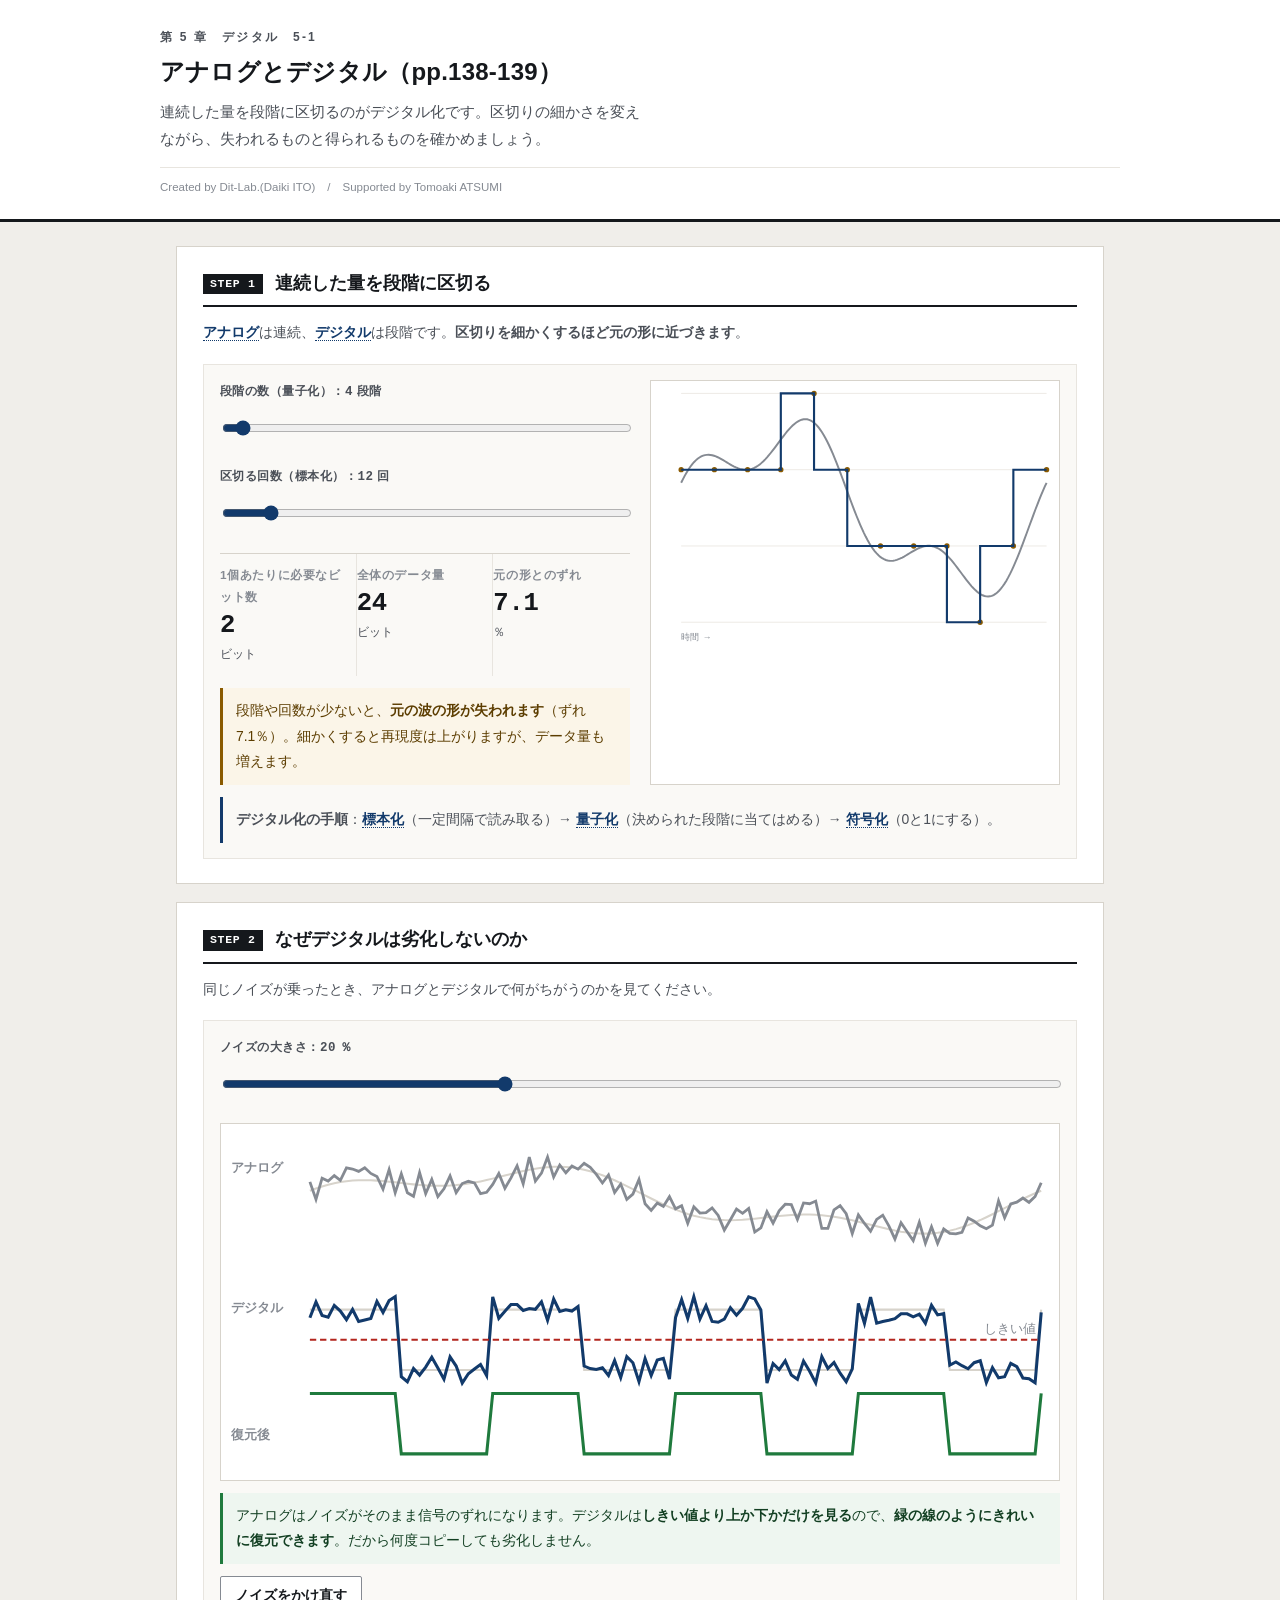
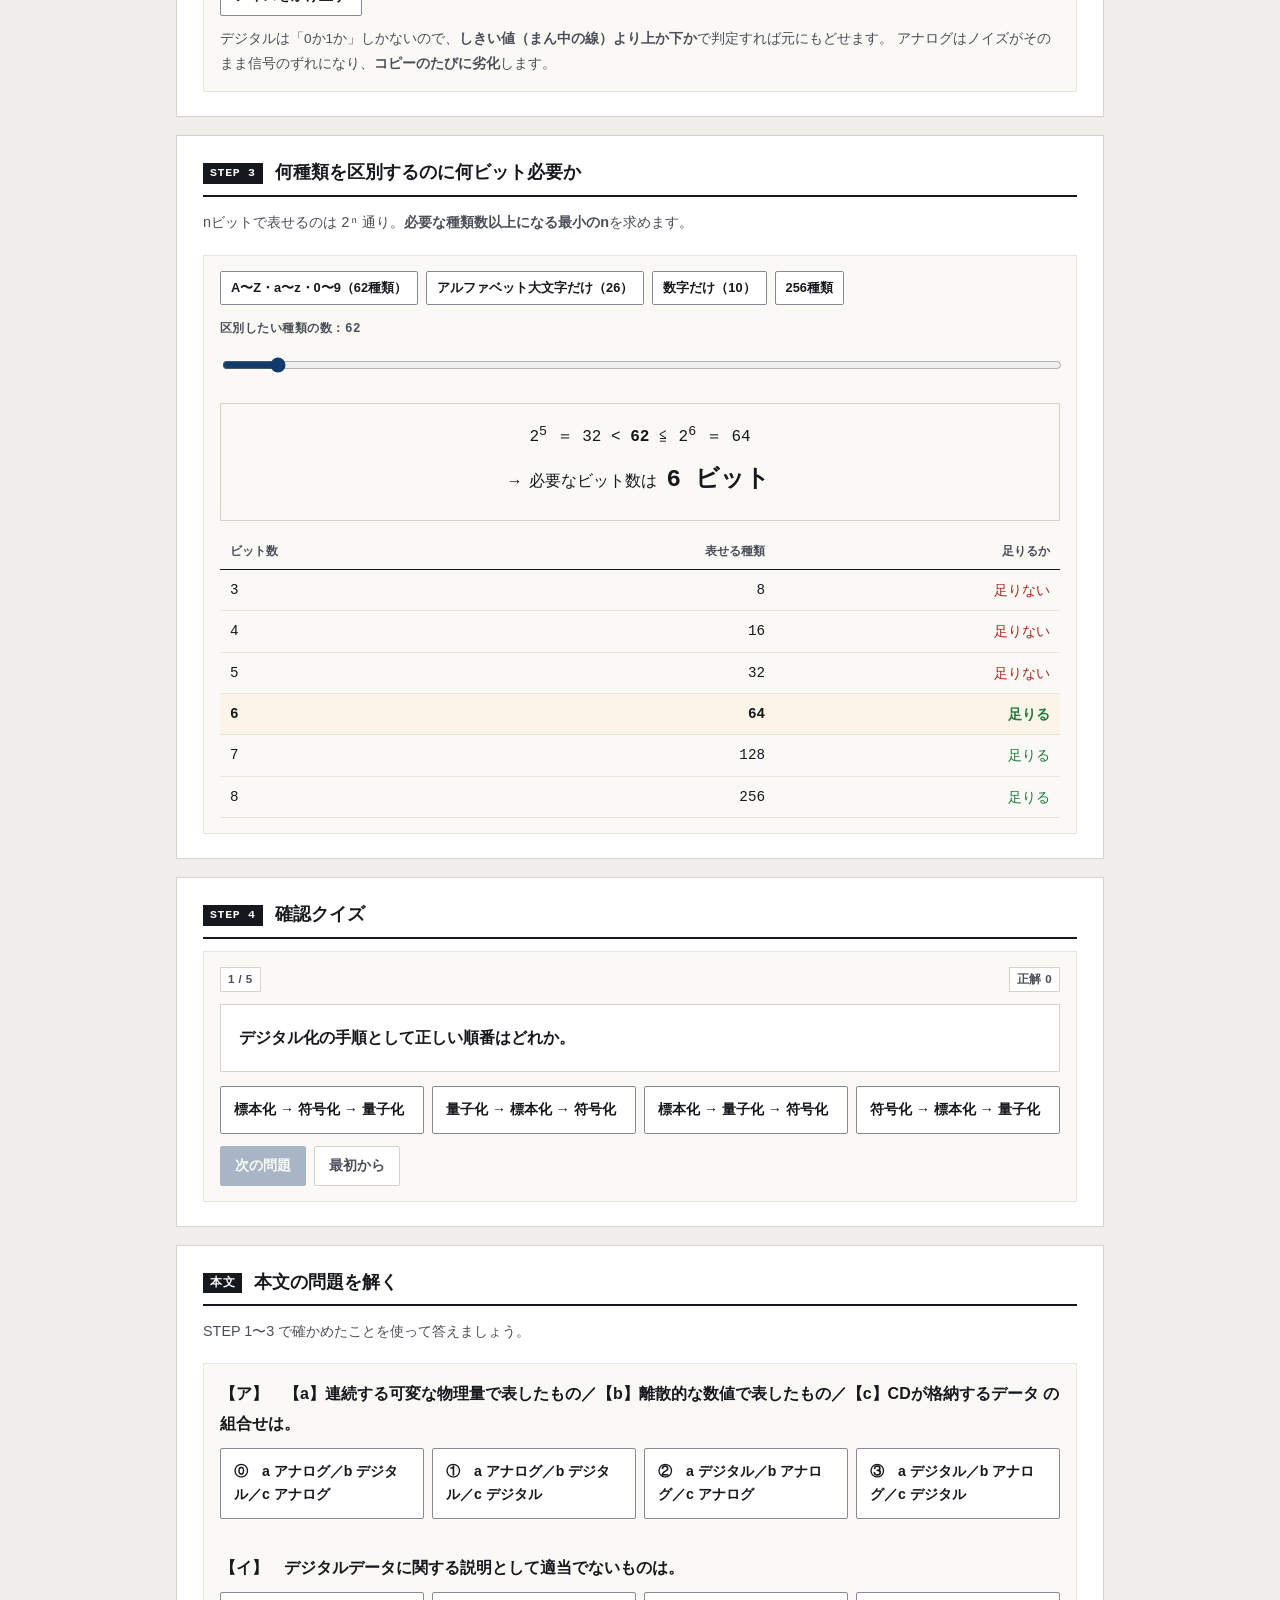
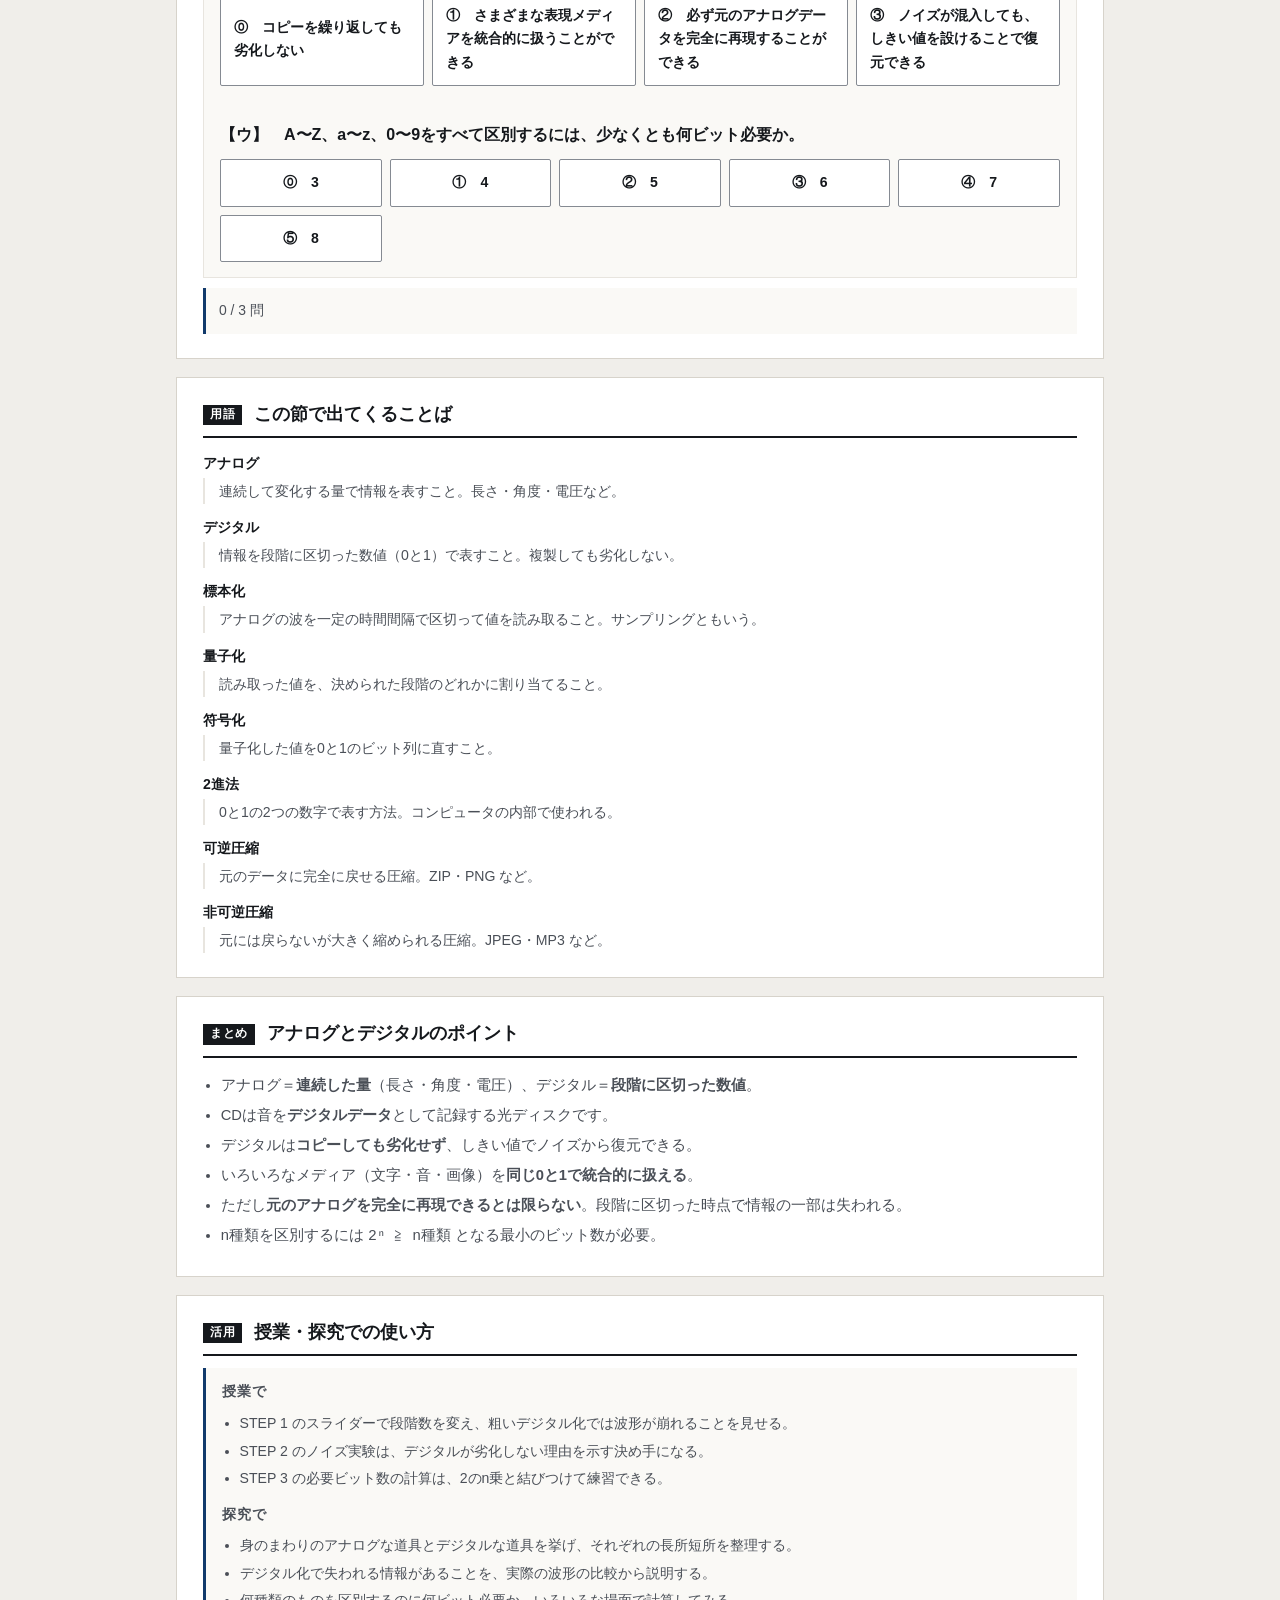
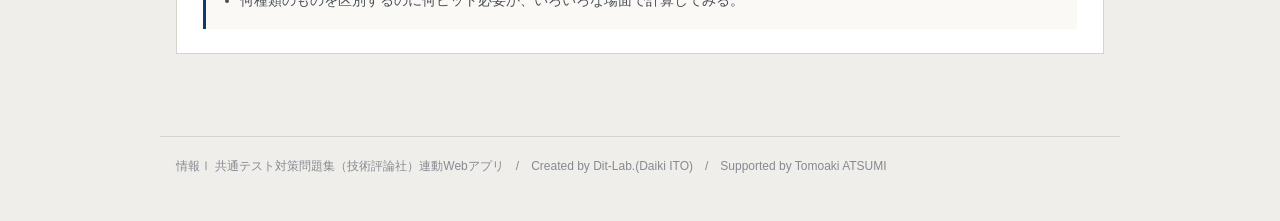
<file: index.html>
<!DOCTYPE html>
<html lang="ja">
<head>
<meta charset="UTF-8">
<meta name="viewport" content="width=device-width, initial-scale=1.0">
<title>アナログとデジタル｜情報Ⅰ共通テスト対策問題集</title>
<meta name="description" content="連続した量を段階に区切るのがデジタル化です。区切りの細かさを変えながら、失われるものと得られるものを確かめましょう。">
<link rel="icon" href="data:image/svg+xml,%3Csvg xmlns=%22http://www.w3.org/2000/svg%22 viewBox=%220 0 32 32%22%3E%3Crect width=%2232%22 height=%2232%22 fill=%22%2315181c%22/%3E%3Ctext x=%2216%22 y=%2222%22 font-size=%2218%22 font-family=%22monospace%22 fill=%22%23fff%22 text-anchor=%22middle%22%3E01%3C/text%3E%3C/svg%3E">
<link rel="stylesheet" href="css/style.css?v=1b60c856">
<link rel="stylesheet" href="css/app.css?v=1a413954">
</head>
<body>

<header class="app-header">
  <div class="inner">
    <span class="eyebrow">第 5 章　デジタル　5-1</span>
    <h1>アナログとデジタル（pp.138-139）</h1>
    <p class="lead">連続した量を段階に区切るのがデジタル化です。区切りの細かさを変えながら、失われるものと得られるものを確かめましょう。</p>
    <p class="credit">Created by Dit-Lab.(Daiki ITO)　/　Supported by Tomoaki ATSUMI</p>
  </div>
</header>

<main class="wrap">
  <section class="step" id="step1">
    <h2><span class="no">STEP 1</span>連続した量を段階に区切る</h2>
    <p class="desc"><span class="term" data-t="アナログ">アナログ</span>は連続、<span class="term" data-t="デジタル">デジタル</span>は段階です。<strong>区切りを細かくするほど元の形に近づきます</strong>。</p>

    <div class="panel">
      <div class="grid c2">
        <div>
          <label class="fld" for="levels">段階の数（量子化）：<span class="mono" id="levelsV">4</span> 段階</label>
          <input type="range" id="levels" min="2" max="64" step="1" value="4">
          <label class="fld" style="margin-top:10px" for="samples">区切る回数（標本化）：<span class="mono" id="samplesV">12</span> 回</label>
          <input type="range" id="samples" min="4" max="80" step="1" value="12">
          <div class="metrics" style="margin-top:14px">
            <div class="metric"><div class="k">1個あたりに必要なビット数</div><div class="v" id="mBits">—</div><div class="s">ビット</div></div>
            <div class="metric"><div class="k">全体のデータ量</div><div class="v" id="mSize">—</div><div class="s">ビット</div></div>
            <div class="metric"><div class="k">元の形とのずれ</div><div class="v" id="mErr">—</div><div class="s">％</div></div>
          </div>
          <div class="note" id="waveNote" style="margin-top:12px"></div>
        </div>
        <div id="waveBox"></div>
      </div>
      <div class="note info" style="margin-top:12px">
        <strong>デジタル化の手順</strong>：<span class="term" data-t="標本化">標本化</span>（一定間隔で読み取る）→
        <span class="term" data-t="量子化">量子化</span>（決められた段階に当てはめる）→ <span class="term" data-t="符号化">符号化</span>（0と1にする）。
      </div>
    </div>
  </section>

  <section class="step" id="step2">
    <h2><span class="no">STEP 2</span>なぜデジタルは劣化しないのか</h2>
    <p class="desc">同じノイズが乗ったとき、アナログとデジタルで何がちがうのかを見てください。</p>
    <div class="panel">
      <label class="fld" for="noise">ノイズの大きさ：<span class="mono" id="noiseV">20</span> ％</label>
      <input type="range" id="noise" min="0" max="60" step="5" value="20">
      <div id="noiseBox" style="margin-top:12px"></div>
      <div class="note" id="noiseNote" style="margin-top:12px"></div>
      <div class="btn-row" style="margin-top:12px">
        <button class="btn" id="reNoise">ノイズをかけ直す</button>
      </div>
      <p class="why" style="margin-top:10px">
        デジタルは「0か1か」しかないので、<strong>しきい値（まん中の線）より上か下か</strong>で判定すれば元にもどせます。
        アナログはノイズがそのまま信号のずれになり、<strong>コピーのたびに劣化</strong>します。
      </p>
    </div>
  </section>

  <section class="step" id="step3">
    <h2><span class="no">STEP 3</span>何種類を区別するのに何ビット必要か</h2>
    <p class="desc">nビットで表せるのは <span class="mono">2ⁿ</span> 通り。<strong>必要な種類数以上になる最小のn</strong>を求めます。</p>
    <div class="panel">
      <div class="btn-row" style="margin-bottom:12px">
        <button class="btn sm" data-kinds="62">A〜Z・a〜z・0〜9（62種類）</button>
        <button class="btn sm" data-kinds="26">アルファベット大文字だけ（26）</button>
        <button class="btn sm" data-kinds="10">数字だけ（10）</button>
        <button class="btn sm" data-kinds="256">256種類</button>
      </div>
      <label class="fld" for="kinds">区別したい種類の数：<span class="mono" id="kindsV">62</span></label>
      <input type="range" id="kinds" min="2" max="1024" step="1" value="62">
      <div class="bitcalc" id="bitCalc" style="margin-top:12px"></div>
      <div class="tbl-scroll" style="margin-top:12px"><table class="tbl" id="powTable"></table></div>
    </div>
  </section>

  <section class="step" id="step4">
    <h2><span class="no">STEP 4</span>確認クイズ</h2>
    <div class="panel">
      <div class="qhead">
        <span class="badge" id="qProgress">1 / 1</span>
        <span class="badge">正解 <span class="score" id="qScore">0</span></span>
      </div>
      <div class="card-q"><div class="q-scene" id="qText"></div></div>
      <div class="choice4" id="qChoices"></div>
      <div class="note" id="qFb" hidden style="margin-top:12px"></div>
      <div class="btn-row" style="margin-top:12px">
        <button class="btn primary" id="qNext" disabled>次の問題</button>
        <button class="btn ghost" id="qReset">最初から</button>
      </div>
    </div>
  </section>

  <section class="step" id="stepBook">
    <h2><span class="no">本文</span>本文の問題を解く</h2>
    <p class="desc">STEP 1〜3 で確かめたことを使って答えましょう。</p>
    <div class="panel" id="bookBox"></div>
    <div class="note" id="bookNote" style="margin-top:10px"></div>
  </section>

  <section class="step" id="glossary">
    <h2><span class="no">用語</span>この節で出てくることば</h2>
    <div id="glossBox"></div>
  </section>

  <section class="step">
    <h2><span class="no">まとめ</span>アナログとデジタルのポイント</h2>
    <ul style="margin:0;padding-left:1.2em;color:var(--ink-2);font-size:.92rem;line-height:2.05">
      <li>アナログ＝<strong>連続した量</strong>（長さ・角度・電圧）、デジタル＝<strong>段階に区切った数値</strong>。</li>
      <li>CDは音を<strong>デジタルデータ</strong>として記録する光ディスクです。</li>
      <li>デジタルは<strong>コピーしても劣化せず</strong>、しきい値でノイズから復元できる。</li>
      <li>いろいろなメディア（文字・音・画像）を<strong>同じ0と1で統合的に扱える</strong>。</li>
      <li>ただし<strong>元のアナログを完全に再現できるとは限らない</strong>。段階に区切った時点で情報の一部は失われる。</li>
      <li>n種類を区別するには <span class="mono">2ⁿ ≧ n種類</span> となる最小のビット数が必要。</li>
    </ul>
  </section>

  <section class="step">
    <h2><span class="no">活用</span>授業・探究での使い方</h2>
    <div class="use-note">
      <h3>授業で</h3>
      <ul>
        <li>STEP 1 のスライダーで段階数を変え、粗いデジタル化では波形が崩れることを見せる。</li>
        <li>STEP 2 のノイズ実験は、デジタルが劣化しない理由を示す決め手になる。</li>
        <li>STEP 3 の必要ビット数の計算は、2のn乗と結びつけて練習できる。</li>
      </ul>
      <h3 style="margin-top:12px">探究で</h3>
      <ul>
        <li>身のまわりのアナログな道具とデジタルな道具を挙げ、それぞれの長所短所を整理する。</li>
        <li>デジタル化で失われる情報があることを、実際の波形の比較から説明する。</li>
        <li>何種類のものを区別するのに何ビット必要か、いろいろな場面で計算してみる。</li>
      </ul>
    </div>
  </section>

</main>

<footer class="app-footer">
  情報Ⅰ 共通テスト対策問題集（技術評論社）連動Webアプリ　/　Created by Dit-Lab.(Daiki ITO)　/　Supported by Tomoaki ATSUMI
</footer>

<script src="js/tools.js?v=c07db610"></script>
<script src="js/terms.js?v=5a365cb9"></script>
<script src="js/quiz.js?v=13402362"></script>
<script src="js/app.js?v=a7715a25"></script>
</body>
</html>
</file>
<file: css/style.css>
/* =========================================================
   情報Ⅰ 共通テスト対策問題集 — Web アプリ共通スタイル
   紙面（参考書）に寄せた設計。装飾色は使わず、色は意味を持つときだけ。
   ========================================================= */

:root{
  --paper:#ffffff;
  --paper-2:#faf9f6;      /* うすい紙 */
  --bg:#f0eeea;           /* 台紙 */
  --ink:#15181c;
  --ink-2:#4a4f57;
  --ink-3:#858a92;
  --rule:#d7d3cb;         /* 罫線 */
  --rule-2:#e8e5df;
  --accent:#123a6b;       /* 濃紺。主要操作と現在地だけに使う */
  --accent-w:#e9eef6;
  --zero:#c0392b;         /* 左＝0 */
  --one:#1d4ed8;          /* 右＝1 */
  --ok:#1f7a3d;   --ok-bg:#eef6f0;
  --ng:#b3261e;   --ng-bg:#fbefee;
  --warn:#8a5a00; --warn-bg:#fbf5e8;
  --font:"Hiragino Kaku Gothic ProN","Hiragino Sans","Yu Gothic Medium","Yu Gothic",
         "Noto Sans JP",Meiryo,-apple-system,BlinkMacSystemFont,sans-serif;
  --mono:"SFMono-Regular",Menlo,Consolas,"Courier New",monospace;
}

*{box-sizing:border-box}
[hidden]{display:none !important}
html{-webkit-text-size-adjust:100%}
body{
  margin:0; background:var(--bg); color:var(--ink);
  font-family:var(--font); font-size:16px; line-height:1.85;
  font-feature-settings:"palt" 1;
}
h1,h2,h3,h4{line-height:1.45; margin:0; font-weight:700}
p{margin:0 0 .75em} p:last-child{margin-bottom:0}
a{color:var(--accent)}

/* ---------- 標題 ---------- */
.app-header{background:var(--paper); border-bottom:3px solid var(--ink); padding:26px 20px 20px}
.app-header .inner{max-width:960px; margin:0 auto}
.app-header .eyebrow{
  font-size:.75rem; font-weight:700; color:var(--ink-2); letter-spacing:.18em;
  display:block; margin-bottom:7px;
}
.app-header h1{font-size:1.5rem; letter-spacing:.01em}
.app-header .lead{font-size:.92rem; color:var(--ink-2); margin-top:9px; max-width:60ch}
.app-header .credit{
  font-size:.72rem; color:var(--ink-3); margin-top:14px;
  padding-top:9px; border-top:1px solid var(--rule-2);
}

/* ---------- 版面 ---------- */
.wrap{max-width:960px; margin:0 auto; padding:24px 16px 64px}
.step{background:var(--paper); border:1px solid var(--rule); padding:24px 26px; margin-bottom:18px}
.step > h2{
  display:flex; align-items:baseline; gap:12px; font-size:1.1rem;
  padding-bottom:9px; border-bottom:2px solid var(--ink); margin-bottom:12px;
}
.step > h2 .no{
  flex:none; font-family:var(--mono); font-size:.72rem; font-weight:700;
  background:var(--ink); color:var(--paper); padding:2px 7px; letter-spacing:.06em;
  position:relative; top:-2px;
}
.step > .desc{color:var(--ink-2); font-size:.9rem; margin-bottom:18px}
.step[hidden]{display:none}

.grid{display:grid; gap:20px}
.grid > *{min-width:0}          /* 子の中身で列が広がるのを防ぐ */
@media(min-width:800px){ .grid.c2{grid-template-columns:1fr 1fr} }
@media(min-width:800px){ .grid.c21{grid-template-columns:1.45fr 1fr} }

.panel{border:1px solid var(--rule-2); background:var(--paper-2); padding:15px 16px; min-width:0}
.panel > h3{
  font-size:.8rem; font-weight:700; color:var(--ink-2); letter-spacing:.08em;
  margin-bottom:12px; padding-bottom:6px; border-bottom:1px solid var(--rule);
}

/* ---------- 部品 ---------- */
.btn{
  appearance:none; border:1px solid var(--ink-3); background:var(--paper); color:var(--ink);
  font-family:inherit; font-size:.88rem; font-weight:700; padding:8px 14px;
  border-radius:2px; cursor:pointer; min-height:40px; line-height:1.4;
  transition:background .12s, border-color .12s, color .12s;
}
.btn:hover:not(:disabled){background:var(--accent-w); border-color:var(--accent); color:var(--accent)}
.btn:disabled{opacity:.35; cursor:not-allowed}
.btn.primary{background:var(--accent); color:var(--paper); border-color:var(--accent)}
.btn.primary:hover:not(:disabled){background:#0d2c53; color:var(--paper)}
.btn.ghost{border-color:var(--rule); color:var(--ink-2)}
.btn.sm{font-size:.8rem; padding:5px 10px; min-height:34px}
.btn-row{display:flex; flex-wrap:wrap; gap:8px; align-items:center}

/* タブ（見出し下線式） */
.seg{display:flex; gap:0; border-bottom:1px solid var(--rule)}
.seg button{
  appearance:none; border:0; background:transparent; font-family:inherit; font-size:.88rem;
  font-weight:700; color:var(--ink-3); padding:9px 4px; margin-right:26px; cursor:pointer;
  border-bottom:3px solid transparent; margin-bottom:-1px; min-height:40px;
}
.seg button:hover{color:var(--ink-2)}
.seg button[aria-pressed="true"]{color:var(--ink); border-bottom-color:var(--accent)}

label.fld{display:block; font-size:.78rem; font-weight:700; color:var(--ink-2); margin-bottom:5px; letter-spacing:.04em}
input[type=text], textarea, input[type=number]{
  width:100%; font-family:inherit; font-size:1rem; color:var(--ink);
  border:1px solid var(--ink-3); border-radius:2px; padding:9px 11px;
  background:var(--paper); min-height:42px;
}
input:focus, textarea:focus{outline:2px solid var(--accent); outline-offset:-1px; border-color:var(--accent)}
.btn:focus-visible, .seg button:focus-visible, .node-card:focus-visible{outline:2px solid var(--accent); outline-offset:2px}
textarea{resize:vertical; line-height:1.7}
.mono{font-family:var(--mono)}

table.tbl{width:100%; border-collapse:collapse; font-size:.89rem}
table.tbl th, table.tbl td{border-bottom:1px solid var(--rule-2); padding:7px 10px; text-align:right}
table.tbl th:first-child, table.tbl td:first-child{text-align:left}
table.tbl thead th{border-bottom:1.5px solid var(--ink); font-size:.76rem; color:var(--ink-2); font-weight:700; white-space:nowrap}
.tbl-scroll{overflow-x:auto; -webkit-overflow-scrolling:touch; max-width:100%}

.note{padding:10px 13px; font-size:.87rem; border-left:3px solid var(--ink-3); background:var(--paper-2); overflow-wrap:break-word; word-break:break-word}
.note.ok{background:var(--ok-bg); border-left-color:var(--ok); color:#123f22}
.note.ng{background:var(--ng-bg); border-left-color:var(--ng); color:#6d1a15}
.note.info{background:var(--paper-2); border-left-color:var(--accent); color:var(--ink-2)}
.note.warn{background:var(--warn-bg); border-left-color:var(--warn); color:#5c3d00}
.note[hidden]{display:none}

.badge{
  display:inline-block; font-size:.72rem; font-weight:700; padding:1px 7px;
  border:1px solid var(--rule); color:var(--ink-2); background:var(--paper); letter-spacing:.04em;
}

/* 数値は罫線で仕切るだけ。カードにしない */
.metrics{display:flex; flex-wrap:wrap; gap:0; border-top:1px solid var(--rule)}
.metric{flex:1 1 130px; padding:11px 14px 11px 0; border-right:1px solid var(--rule-2)}
.metric:last-child{border-right:0}
.metric .k{font-size:.74rem; color:var(--ink-3); font-weight:700; letter-spacing:.05em}
.metric .v{font-size:1.6rem; font-weight:700; line-height:1.3; font-family:var(--mono); letter-spacing:-.01em}
.metric .s{font-size:.76rem; color:var(--ink-2)}

.bit0{color:var(--zero); font-weight:700}
.bit1{color:var(--one); font-weight:700}

.app-footer{
  max-width:960px; margin:0 auto; padding:18px 16px 44px; color:var(--ink-3);
  font-size:.75rem; border-top:1px solid var(--rule);
}
.sr-only{position:absolute;width:1px;height:1px;overflow:hidden;clip:rect(0 0 0 0);white-space:nowrap}

@media(max-width:640px){
  body{font-size:15px}
  .app-header{padding:20px 16px 16px}
  .app-header h1{font-size:1.16rem}
  .wrap{padding:16px 12px 52px}
  .step{padding:18px 15px}
  .seg button{margin-right:18px; font-size:.84rem}
  .metric{flex-basis:50%; border-right:0}
}
@media (prefers-reduced-motion:reduce){ *{animation:none!important; transition:none!important} }

/* ---------- 自分のデータ・共有・印刷 ---------- */
.toolbar{display:flex; flex-wrap:wrap; gap:8px; align-items:center; margin-top:12px;
  padding-top:12px; border-top:1px solid var(--rule-2)}
.toolbar .hint{font-size:.78rem; color:var(--ink-3)}
.paste-area{width:100%; min-height:110px; font-family:var(--mono); font-size:.86rem}
.use-note{background:var(--paper-2); border-left:3px solid var(--accent); padding:14px 16px; font-size:.88rem}
.use-note h3{font-size:.86rem; letter-spacing:.06em; margin-bottom:8px; color:var(--ink-2)}
.use-note ol, .use-note ul{margin:0; padding-left:1.25em; line-height:1.95; color:var(--ink-2)}

@media print{
  body{background:#fff}
  .app-header{border-bottom:2px solid #000}
  .step{border:1px solid #bbb; break-inside:avoid; page-break-inside:avoid; margin-bottom:12px}
  .btn, .seg, .toolbar, input[type=range]{display:none !important}
  .note{border-left-width:2px}
  a[href]:after{content:""}
}

/* ---------- 入力グリッド ---------- */
.dg-scroll{overflow:auto; -webkit-overflow-scrolling:touch; border:1px solid var(--rule); background:var(--paper); max-height:420px}
table.dg{border-collapse:collapse; font-family:var(--mono); font-size:.9rem; min-width:100%}
table.dg th, table.dg td{border:1px solid var(--rule-2); padding:0}
table.dg thead th{background:var(--paper-2); position:sticky; top:0; z-index:2}
table.dg .dg-n{background:var(--paper-2); color:var(--ink-3); font-size:.76rem; font-weight:400;
  text-align:center; min-width:34px; padding:0 4px; position:sticky; left:0; z-index:1}
table.dg .dg-corner{background:var(--paper-2); min-width:34px; position:sticky; left:0; z-index:3}
table.dg .dg-act{background:var(--paper-2); width:34px}
.dg-h, .dg-c{width:100%; min-width:96px; border:0; background:transparent; font-family:inherit;
  font-size:.9rem; padding:8px 9px; color:var(--ink); min-height:38px}
.dg-h{font-weight:700; font-family:var(--font); font-size:.82rem; color:var(--ink-2)}
.dg-c.num{text-align:right}
.dg-c:focus, .dg-h:focus{outline:2px solid var(--accent); outline-offset:-2px; background:var(--accent-w)}
.dg-del{border:0; background:transparent; color:var(--ink-3); cursor:pointer; width:32px; height:34px; font-size:1rem}
.dg-del:hover{color:var(--ng)}
.dg-tools{display:flex; flex-wrap:wrap; gap:8px; align-items:center; margin-top:10px}
.dg-hint{font-size:.76rem; color:var(--ink-3)}

/* ---------- ファイル読み込み ---------- */
.filebox{display:flex; flex-wrap:wrap; gap:10px; align-items:center; padding:12px;
  border:1px dashed var(--rule); background:var(--paper-2)}
.filebox input[type=file]{font-size:.85rem; font-family:inherit; max-width:100%}
.filebox .sel{max-width:220px}
.filelabel{display:inline-flex; align-items:center; gap:6px; font-size:.85rem; font-weight:700;
  border:1px solid var(--ink-3); background:var(--paper); padding:8px 14px; border-radius:2px; cursor:pointer; min-height:40px}
.filelabel:hover{border-color:var(--accent); color:var(--accent); background:var(--accent-w)}
.filelabel input{display:none}

/* ---------- 用語解説 ---------- */
.term{position:relative; border-bottom:1.5px dotted var(--accent); cursor:help; color:var(--accent); font-weight:700}
.term .term-pop{display:none; position:absolute; left:0; top:1.7em; z-index:50; width:min(300px,78vw);
  background:var(--paper); border:1px solid var(--ink-3); box-shadow:0 6px 20px rgba(0,0,0,.14);
  padding:10px 12px; font-size:.82rem; font-weight:400; color:var(--ink-2); line-height:1.75;
  border-left:3px solid var(--accent); cursor:auto; text-align:left}
.term .term-pop b{display:block; color:var(--ink); font-size:.86rem; margin-bottom:3px}
.term.open .term-pop{display:block}
dl.gloss{margin:0; font-size:.88rem}
dl.gloss dt{font-weight:700; color:var(--ink); margin-top:10px}
dl.gloss dt:first-child{margin-top:0}
dl.gloss dd{margin:2px 0 0; color:var(--ink-2); line-height:1.85; padding-left:1em; border-left:2px solid var(--rule-2)}
@media print{ .term{border-bottom:0; color:inherit} .term .term-pop{display:none !important} }

/* ---------- スマホ・タブレット ---------- */
@media (max-width:1024px){
  /* iOS で入力時に画面が勝手に拡大するのを防ぐ（16px 未満だとズームする） */
  input[type=text], input[type=number], textarea, select, .dg-c, .dg-h{ font-size:16px }
  .dg-c, .dg-h{ min-width:110px }
}
@media (max-width:820px){
  .grid.c2,.grid.c21{grid-template-columns:1fr}
  .dg-scroll{max-height:340px}
  .filebox{flex-direction:column; align-items:stretch}
  .filebox .sel{max-width:100%}
  .term .term-pop{left:auto; right:0; width:min(280px,86vw)}
}
@media (max-width:480px){
  .step > h2{font-size:1rem; flex-wrap:wrap}
  .metrics{gap:0}
  .metric{flex-basis:50%; padding-right:10px}
  .metric .v{font-size:1.3rem}
  .btn{padding:8px 12px}
  .dg-tools{gap:6px}
  .dg-hint{width:100%}
}
/* タッチ操作でのスクロールを滑らかに */
.tbl-scroll, .dg-scroll, .tree-box{ -webkit-overflow-scrolling:touch; overscroll-behavior-x:contain }

/* 幅指定つきの入力欄がスマートフォンではみ出さないようにする */
input[type=text], input[type=number], input[type=search], textarea, select{ max-width:100% }
.btn-row > label{ min-width:0; max-width:100% }
.btn-row > label input, .btn-row > label select{ max-width:100% }

/* 共通：○×判定・並べかえ（quiz.js 用） */
.abcde{border:1px solid var(--rule); border-radius:3px; overflow:hidden}
.abcde > div{border-top:1px solid var(--rule); padding:10px 12px}
.abcde > div:first-child{border-top:0}
.abcde .st{display:flex; gap:10px; align-items:flex-start; flex-wrap:wrap}
.abcde .st .k{font-weight:700; font-family:var(--mono); min-width:1.4em}
.abcde .st .t{flex:1; min-width:12em}
.abcde .jb{display:flex; gap:6px}
.abcde .jb .btn{min-width:3.4em; padding:6px 10px; text-align:center}
.prep{display:grid; grid-template-columns:repeat(auto-fit,minmax(150px,1fr)); gap:10px; margin-top:10px}
.prep .slot{border:1px dashed var(--ink-3); border-radius:3px; padding:10px; min-height:92px; background:var(--paper)}
.prep .slot.filled{border-style:solid}
.prep .slot .tag{font:700 .74rem/1.4 var(--mono); color:var(--accent); display:block; margin-bottom:6px}
.prep .slot .txt{font-size:.86rem; line-height:1.7}
.cards{display:flex; flex-wrap:wrap; gap:8px; margin-top:10px}
.cards .c{border:1px solid var(--ink-3); border-radius:3px; padding:9px 12px; background:var(--paper);
  cursor:pointer; font-size:.88rem; max-width:100%; text-align:left; font-family:inherit; color:var(--ink)}
.cards .c:hover{background:var(--warn-bg)}
.cards .c.used{opacity:.35; pointer-events:none}

/* --- 予想してから実行 --- */
.pmark{display:inline-block; background:var(--accent); color:#fff; font-size:.7rem; font-weight:700;
  letter-spacing:.08em; padding:2px 7px; border-radius:2px; margin-right:8px; vertical-align:2px}
input.pin{font-size:1.05rem; padding:7px 10px; border:1px solid var(--rule); border-radius:3px;
  width:9em; max-width:100%; background:#fff}
.btn-row .unit{color:var(--muted); font-size:.9rem}
.choice4 .btn.on{border-color:var(--accent); box-shadow:inset 0 0 0 1px var(--accent); font-weight:700}
/* 設問文の見出し（flex ではなく通常の段落。.qhead は左右振り分け用なので用途が別） */
.pq{margin:0 0 10px; font-weight:700; line-height:1.85}
</file>
<file: css/app.css>
.qhead{display:flex; justify-content:space-between; align-items:center; margin-bottom:12px}
.card-q{border:1px solid var(--rule); background:var(--paper); padding:18px; margin-bottom:14px}
.q-scene{font-size:1rem; font-weight:700; line-height:1.9}
.choice4{display:grid; gap:8px; grid-template-columns:repeat(auto-fit,minmax(160px,1fr))}
.choice4 .btn{text-align:left; line-height:1.65; padding:11px 13px}
.choice4 .btn.correct{background:var(--ok-bg); border-color:var(--ok); color:var(--ok)}
.choice4 .btn.wrong{background:var(--ng-bg); border-color:var(--ng); color:var(--ng)}
.choice4.locked{pointer-events:none}
.sel{width:100%; font-family:inherit; font-size:.95rem; padding:9px 11px; min-height:42px;
  border:1px solid var(--ink-3); border-radius:2px; background:var(--paper); color:var(--ink)}
input[type=range]{width:100%; accent-color:var(--accent); height:34px}
.why{font-size:.85rem; color:var(--ink-2); line-height:1.85}
.eqbox{font-family:var(--mono); font-size:1.02rem; font-weight:700; text-align:center; padding:14px;
  border:1px solid var(--rule); background:var(--paper-2); line-height:1.8}
.blankin{border:1.5px solid var(--accent); background:#fff; padding:6px 8px; text-align:center;
  font-family:var(--mono); min-height:38px; font-size:.95rem; max-width:120px}
.blankin.ok{border-color:var(--ok); background:var(--ok-bg)}
.blankin.ng{border-color:var(--ng); background:var(--ng-bg)}
table.tbl td .blankin{width:100%; max-width:none}
#waveBox, #noiseBox{border:1px solid var(--rule); background:var(--paper)}
#waveBox svg, #noiseBox svg{display:block; margin:0 auto}
svg .ana{stroke:#858a92; stroke-width:2.2; fill:none}
svg .dig{stroke:#123a6b; stroke-width:2.4; fill:none}
svg .lvl{stroke:#ebe8e2; stroke-width:1}
svg .smp{fill:#8a5a00}
svg .thr{stroke:#b3261e; stroke-width:1.6; stroke-dasharray:5 3}
svg .lab{font-size:10px; fill:#858a92; font-family:monospace}
.bitcalc{font-family:var(--mono); font-size:1rem; line-height:2.1; text-align:center;
  border:1px solid var(--rule); background:var(--paper-2); padding:14px}
</file>
